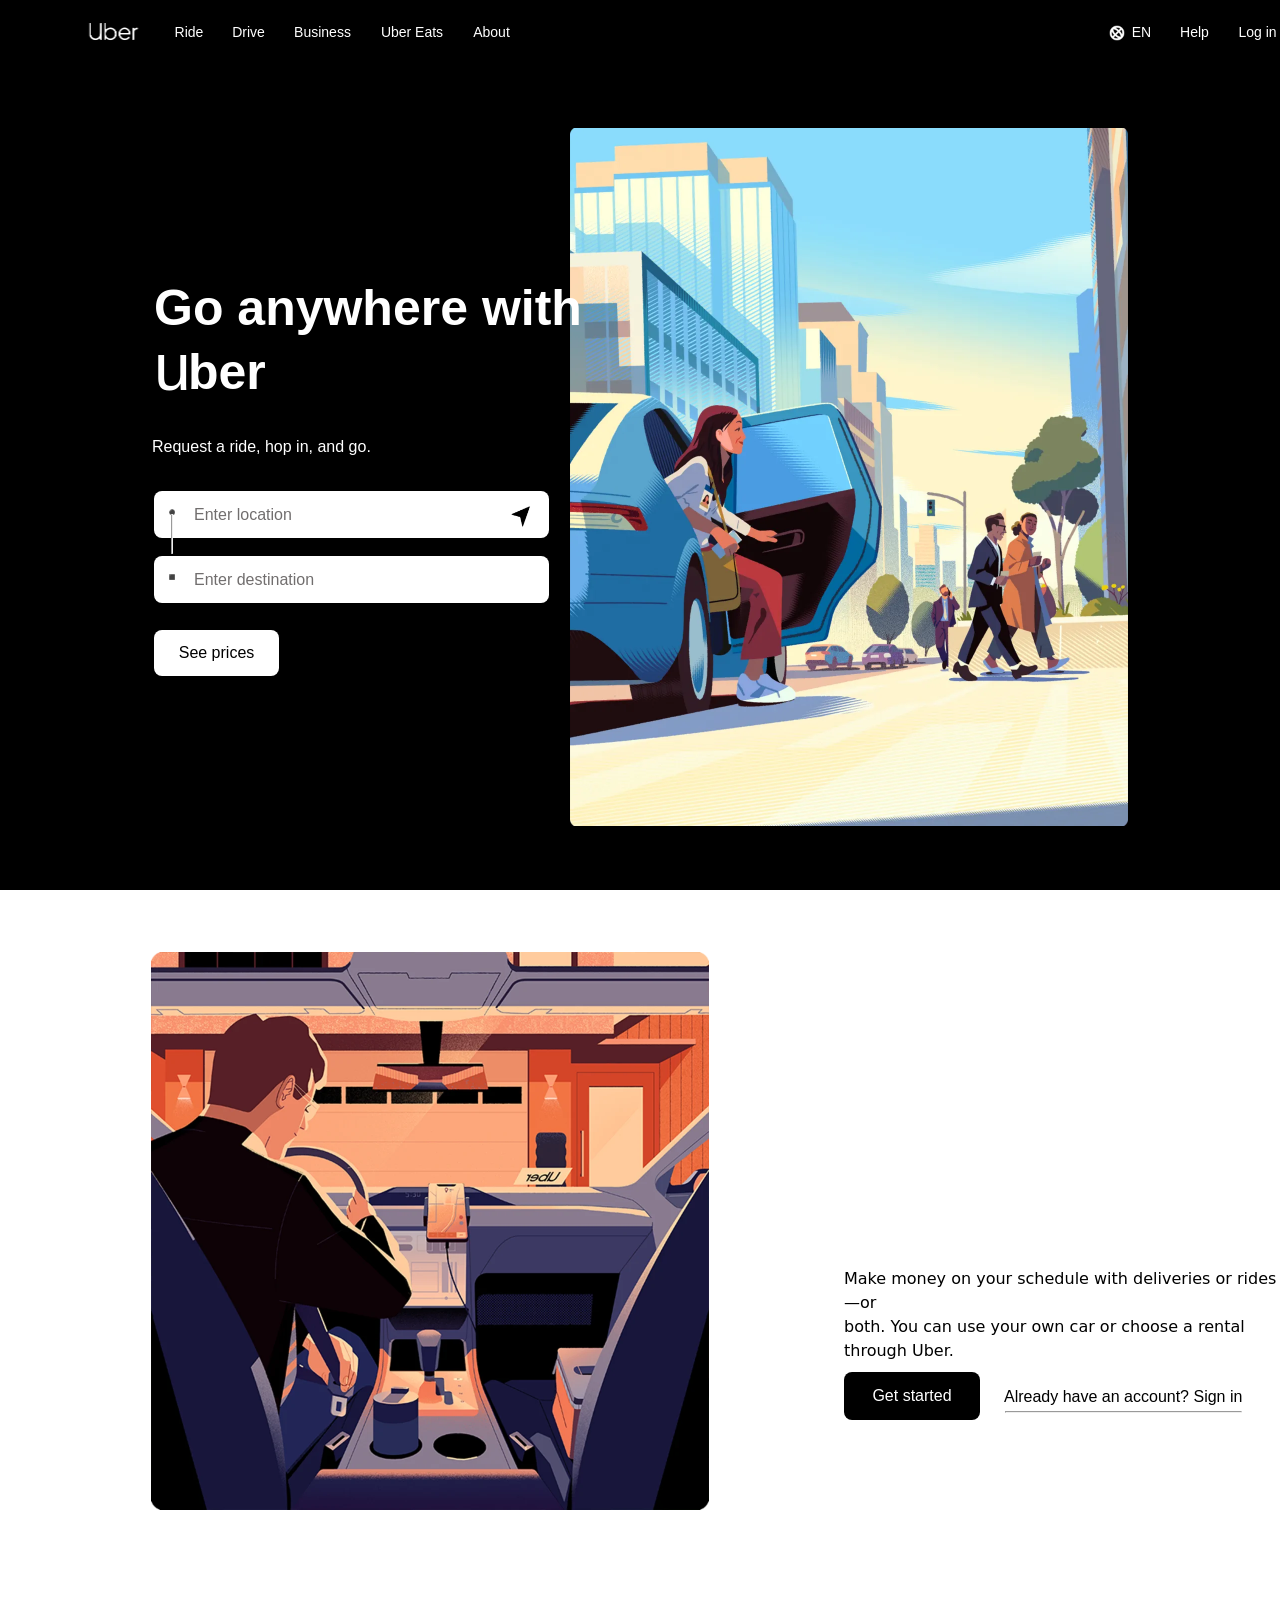
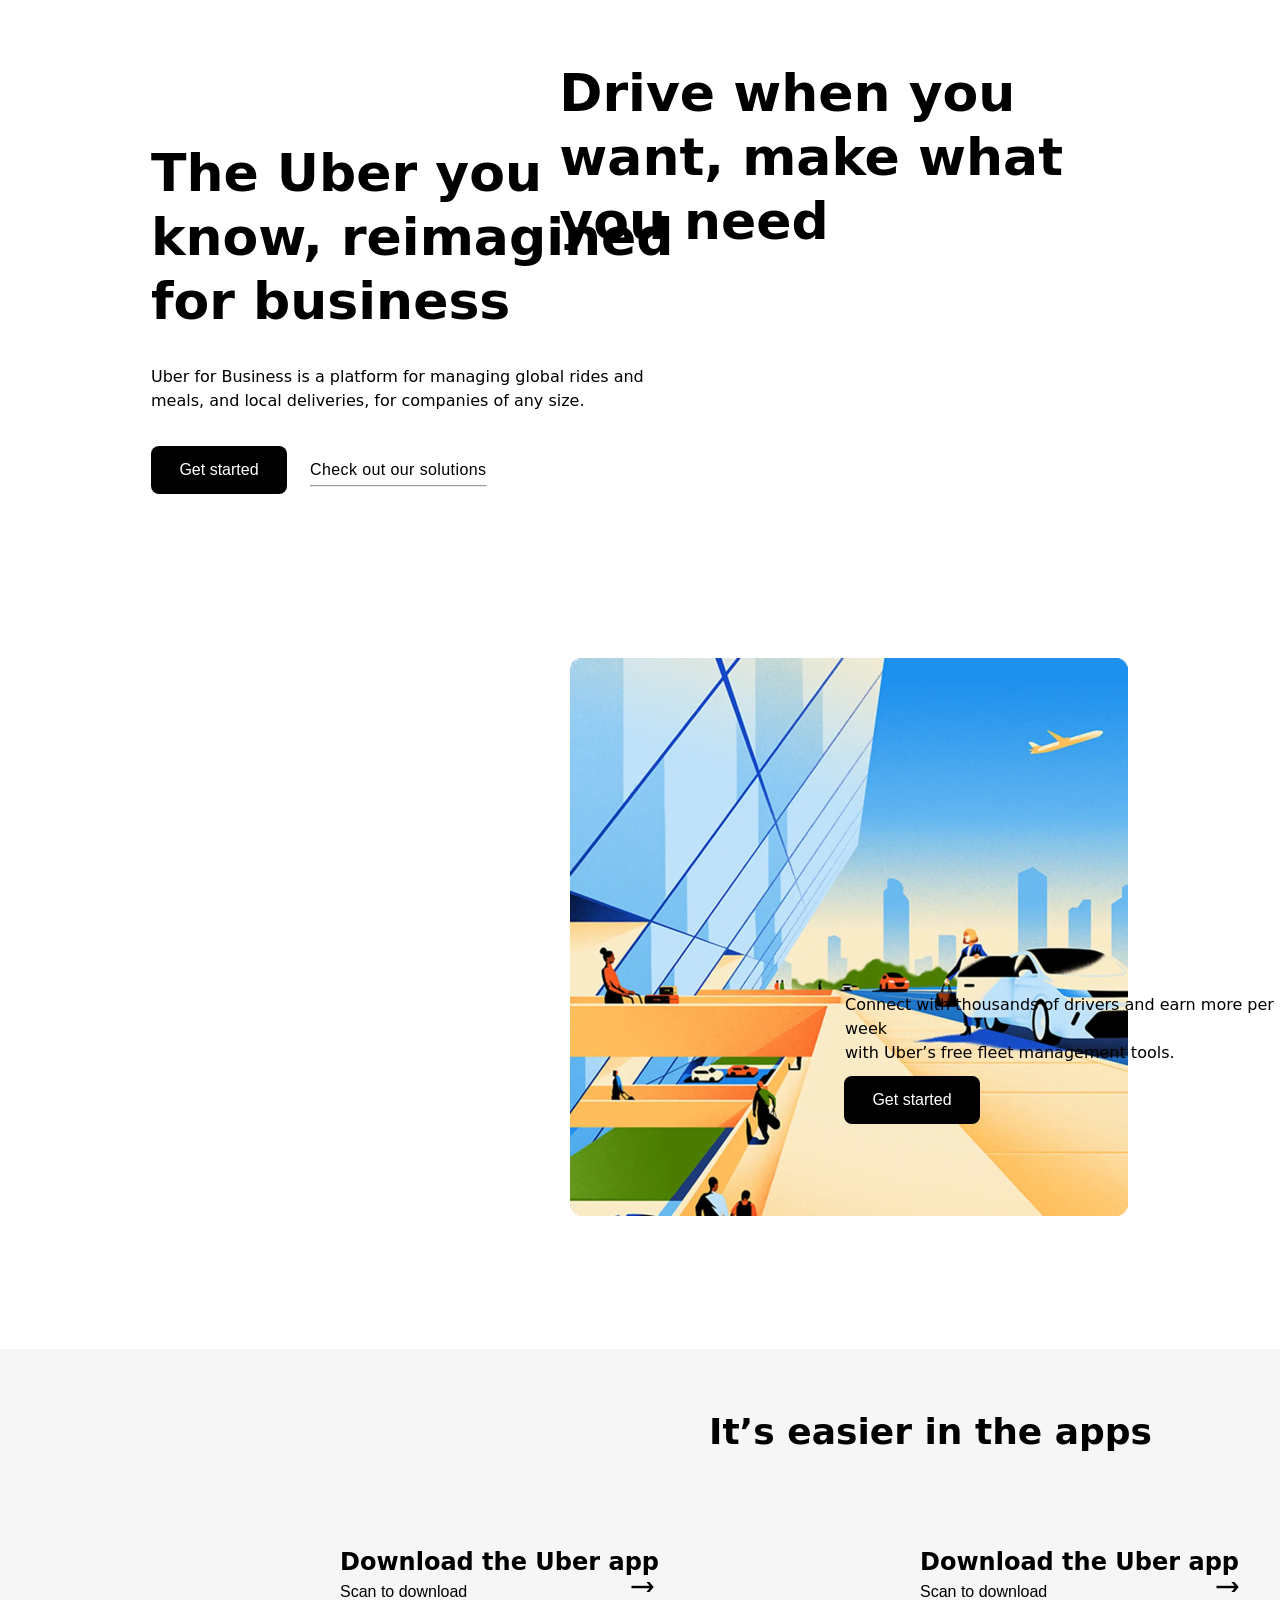
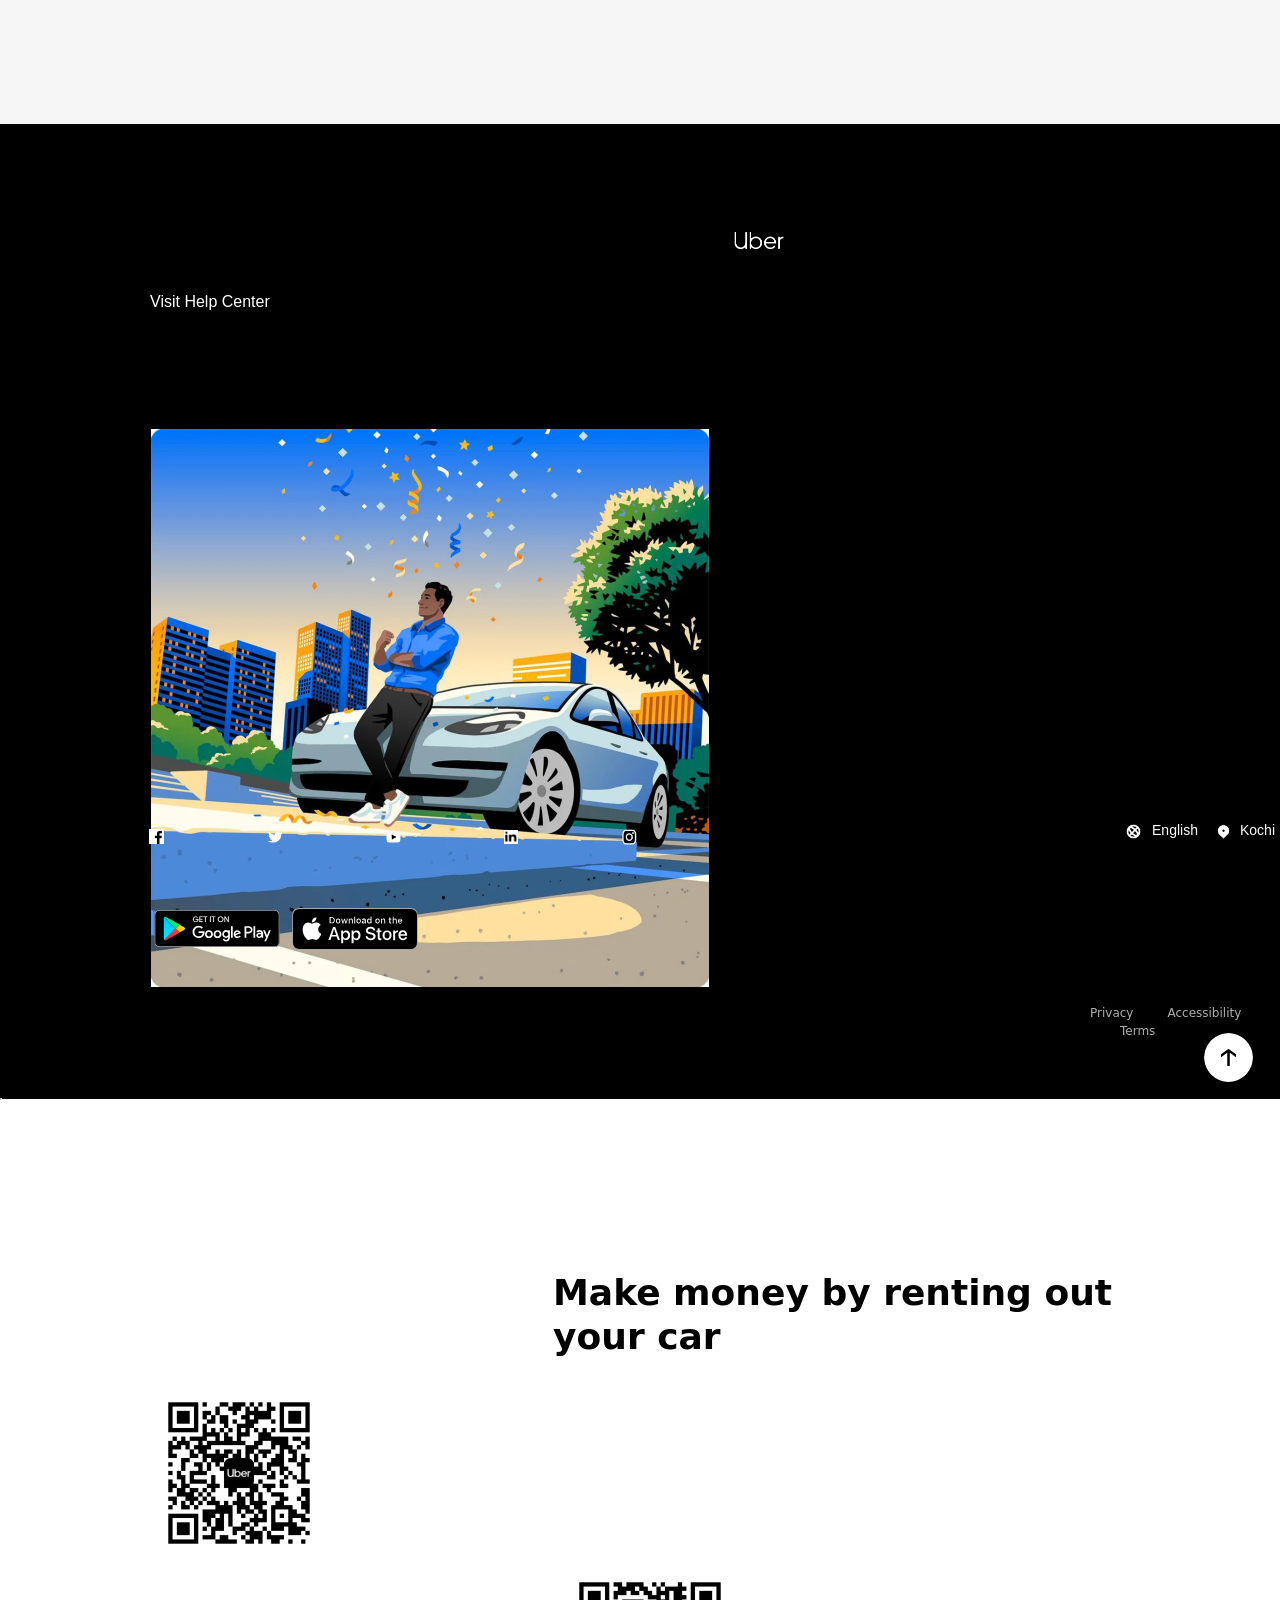
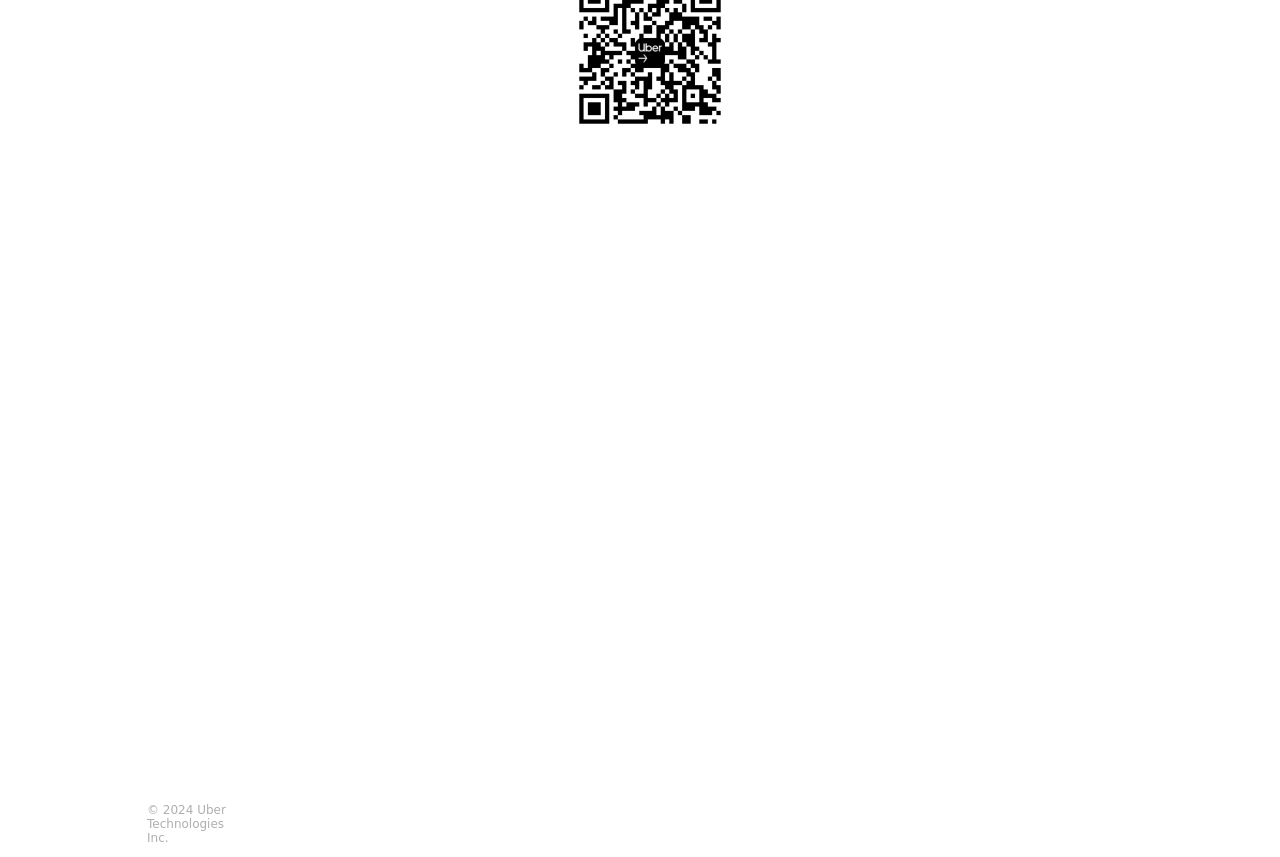
<file: index.html>
<!DOCTYPE html>
<html lang="en">
<head>
    <meta charset="UTF-8">
    <meta name="viewport" content="width=device-width, initial-scale=1.0">
    <title>Earn Money by Driving or Get a Ride Now | Uber India</title>
   <link rel="icon" type="image/ico" sizes="16x16" href="favicon.ico">
<link rel="stylesheet" href="style.css">
</head>
<body>
    <div class="root-container">
    <div class="header">
  <div class="h-left">
  <a href=""><img class="uber" src="images/uber.png" alt=""></a>
  <a href="https://auth.uber.com/v2/?breeze_local_zone=phx6&next_url=https%3A%2F%2Fm.uber.com%2Flogin-redirect%2F%3F_ga%3D2.117939593.1434957100.1709176771-1749707463.1709176771%26_gl%3D1%252Az5dtam%252A_ga%252AMTc0OTcwNzQ2My4xNzA5MTc2Nzcx%252A_ga_XTGQLY6KPT%252AMTcwOTE3Njc3MS4xLjEuMTcwOTE3OTAxNi4wLjAuMA..%26marketing_vistor_id%3D8f02d5aa-413b-470a-a12d-583fc00cd502%26previousPath%3D%252Flooking%26uclick_id%3Dcb6c314e-bf5d-4560-9e75-85e939f50e32&state=nXuCmKY1e-xdH7GaabVy2yk5hXzpTz8_f5bCmBaS5Jc%3D"><button class="ride">Ride</button></a>
   <a href="https://www.uber.com/in/en/drive/?uclick_id=cb6c314e-bf5d-4560-9e75-85e939f50e32"><button class="drive">Drive</button></a>
    <a href="https://www.uber.com/in/en/business/?uclick_id=cb6c314e-bf5d-4560-9e75-85e939f50e32"><button class="business">Business</button></a>
    <a href="https://www.ubereats.com/?marketing_vistor_id=8f02d5aa-413b-470a-a12d-583fc00cd502&uclick_id=cb6c314e-bf5d-4560-9e75-85e939f50e32&_ga=2.86946200.1434957100.1709176771-1749707463.1709176771&_gl=1*izuxuh*_ga*MTc0OTcwNzQ2My4xNzA5MTc2Nzcx*_ga_XTGQLY6KPT*MTcwOTE3Njc3MS4xLjEuMTcwOTE4MjIwNS4wLjAuMA.."><button class="uber-eates">Uber Eats</button></a>
  <a href="https://www.uber.com/in/en/about/?uclick_id=cb6c314e-bf5d-4560-9e75-85e939f50e32"><button class="about">About</button></a>
</div>
<div class="h-right">
<a href="https://www.uber.com/in/hi/"><button class="globel"><img class="globel-h" src="images/globel.png" alt=""> EN</button></a>
<a href="https://help.uber.com/?uclick_id=cb6c314e-bf5d-4560-9e75-85e939f50e32&_ga=2.139957299.1434957100.1709176771-1749707463.1709176771&_gl=1*9nutom*_ga*MTc0OTcwNzQ2My4xNzA5MTc2Nzcx*_ga_XTGQLY6KPT*MTcwOTE4ODAwOS4zLjEuMTcwOTE5MDI5OS4wLjAuMA.."></a><button class="help">Help</button></a>
<a href="https://auth.uber.com/v2/?breeze_local_zone=phx5&next_url=https%3A%2F%2Fm.uber.com%2Flogin-redirect%2F%3F_ga%3D2.116316550.1434957100.1709176771-1749707463.1709176771%26_gl%3D1%252A1hnt5y2%252A_ga%252AMTc0OTcwNzQ2My4xNzA5MTc2Nzcx%252A_ga_XTGQLY6KPT%252AMTcwOTE4ODAwOS4zLjEuMTcwOTE5MDM0OC4wLjAuMA..%26marketing_vistor_id%3D8f02d5aa-413b-470a-a12d-583fc00cd502%26uclick_id%3Dcb6c314e-bf5d-4560-9e75-85e939f50e32&state=X4uKSss6g3B3rqU9557ghCcB_YzRkwdQXUyy4vDpjDs%3D"><button class="log-in">Log in</button></a>
<a href="https://auth.uber.com/v2/?breeze_local_zone=phx5&next_url=https%3A%2F%2Fbusiness.uber.com%2Fselect%2F%3F_ga%3D2.77001493.1434957100.1709176771-1749707463.1709176771%26_gl%3D1%252Andocn8%252A_ga%252AMTc0OTcwNzQ2My4xNzA5MTc2Nzcx%252A_ga_XTGQLY6KPT%252AMTcwOTE4ODAwOS4zLjEuMTcwOTE5MTE4MC4wLjAuMA..%26uclick_id%3Dcb6c314e-bf5d-4560-9e75-85e939f50e32&state=eKOrvmxuh0ni3i7Ze2CauPDj1EaSgipDRz4M9Q5Ww6Y%3D"><button class="sign-up">Sign up</button></a>
</div>
<div class="h-content-l">
<h1 class="caption">Go anywhere with</h1>
<h1 class="caption-u">u</h1>
<h1 class="ber">ber</h1>
<h2 class="request">Request a ride, hop in, and go.</h2>
<input class="location" type="text" placeholder="Enter location">
<img class="arrow" src="images/arrow.png" alt="Not avilable">
<h1 class="dot">⚫️</h1>
<hr class="line">
<input class="destination" type="text" placeholder="Enter destination">
<h1 class="box">⬛️</h1>
<a href="https://auth.uber.com/v2/?breeze_local_zone=phx8&next_url=https%3A%2F%2Fm.uber.com%2Flogin-redirect%2F%3F_ga%3D2.49216678.1434957100.1709176771-1749707463.1709176771%26_gl%3D1%252A6v5ydh%252A_ga%252AMTc0OTcwNzQ2My4xNzA5MTc2Nzcx%252A_ga_XTGQLY6KPT%252AMTcwOTI1NjA1MC43LjAuMTcwOTI1NjA1MC4wLjAuMA..%26marketing_vistor_id%3D8f02d5aa-413b-470a-a12d-583fc00cd502%26previousPath%3D%252Flooking%26uclick_id%3D8dd281d2-16d7-43aa-b261-b2cbc94ee9a0&state=OY_gp3O2-WB6tmGtEJuQkNcq0ZyooMTvUrsKLdxMqvE%3D"><button class="see-prices">See prices</button></a>
<div class="m-img">
<img class="h-img" src="images/Ride-with-Uber.png" alt="">
</div>
</div>
</div>
<div class="content">
  <div class="section-1">
  <div class="l-1">
    <img class="c-1-img" src="images/earner-illustra.png" alt="">
  </div>
  <div class="r-1">
  <h1 class="caption-r-1">Drive when you <br> want, make what <br> you need</h1>
  <h2 class="para-r-1">Make money on your schedule with deliveries or rides—or <br> both. You can use your own car or choose a rental <br> through Uber.</h2>
  <a href="https://auth.uber.com/v2/?breeze_local_zone=phx3&next_url=https%3A%2F%2Fdrivers.uber.com%2F%3F_ga%3D2.141316146.1434957100.1709176771-1749707463.1709176771%26_gl%3D1%252A1mperhg%252A_ga%252AMTc0OTcwNzQ2My4xNzA5MTc2Nzcx%252A_ga_XTGQLY6KPT%252AMTcwOTI3OTI1Ny4xMS4xLjE3MDkyODExMzUuMC4wLjA.%26marketing_vistor_id%3D8f02d5aa-413b-470a-a12d-583fc00cd502%26uclick_id%3D8dd281d2-16d7-43aa-b261-b2cbc94ee9a0&state=9ZPcAClkgVQmz379bw2cqAP8gtt32IxtqLX3-ojN5ug%3D"><button class="get-started-1">Get started</button></a>
  <a class="already-sign" href="https://auth.uber.com/v2/?breeze_local_zone=phx4&next_url=https%3A%2F%2Fdrivers.uber.com%2F%3F_ga%3D2.82820246.1434957100.1709176771-1749707463.1709176771%26_gl%3D1%252A1v55xbp%252A_ga%252AMTc0OTcwNzQ2My4xNzA5MTc2Nzcx%252A_ga_XTGQLY6KPT%252AMTcwOTI2NDI0NS44LjAuMTcwOTI2NDI0NS4wLjAuMA..%26marketing_vistor_id%3D8f02d5aa-413b-470a-a12d-583fc00cd502%26uclick_id%3D8dd281d2-16d7-43aa-b261-b2cbc94ee9a0&state=gIsMtc2ceDv82EOaI9qgdItqm1Fl1HcwfHLCuVe9AGk%3D">Already have an account? Sign in</a>
  <hr class="line-sign">
</div>
</div>
<div class="section-2">
  <div class="l-2">
  <h1 class="caption-r-2">The Uber you <br> know, reimagined <br> for business</h1>
  <h2 class="para-l-1">Uber for Business is a platform for managing global rides and <br> meals, and local deliveries, for companies of any size.</h2>
  <a href="https://www.uber.com/in/en/business/getting-started/?uclick_id=8dd281d2-16d7-43aa-b261-b2cbc94ee9a0"><button class="get-started-2">Get started</button></a>
  <a class="check" href="https://www.uber.com/in/en/business/?uclick_id=8dd281d2-16d7-43aa-b261-b2cbc94ee9a0">Check out our solutions</a>
  <hr class="line-check">
</div>
<div class="r-2">
<img class="c-2-img" src="images/u4b-square.png" alt="">
</div>
</div>
<div class="section-3">
<div class="l-3">
<img class="c-3-img" src="images/fleet-management.jpg" alt="">
</div>
<div class="r-3">
  <h1 class="caption-r-3">Make money by renting out <br> your car</h1>
  <h2 class="para-r-3">Connect with thousands of drivers and earn more per week <br> with Uber’s free fleet management tools.</h2>
  <a href="https://www.uber.com/in/en/earn/fleet-management/?uclick_id=8dd281d2-16d7-43aa-b261-b2cbc94ee9a0"><button class="get-started-3">Get started</button></a>
  
</div>



</div>
</div>
<div class="app-section">
<h1 class="app-caption">It’s easier in the apps</h1>
<div class="app-box-1">
<div class="app-1">
  <img class="app-1-img" src="images/App-1.png" alt="">
  <a href="https://www.uber.com/global/en/ride/app/"><h1 class="app-1-text">Download the Uber app</h1></a>
   <h2 class="scan-1">Scan to download</h2>
   <h1 class="app-arrow-1">⃗</h1>
</div>
</div>
<div class="app-box-2">
  <div class="app-2">
    <img class="app-2-img" src="images/App-2.png" alt="">
    <a href="https://earn.sng.link/A3ir4p/mf0l?_dl=uberdriver%3A%2F%2F&_smtype=3&mvid=8f02d5aa-413b-470a-a12d-583fc00cd502&pcn=uber-com-homepage-block&uclick_id=8dd281d2-16d7-43aa-b261-b2cbc94ee9a0"><h1 class="app-2-text">Download the Uber app</h1></a>
     <h2 class="scan-2">Scan to download</h2>
     <h1 class="app-arrow-2">⃗</h1>
  </div>
  </div>
</div>
<div class="footer">
<div class="f-section-1">
  <a href="https://help.uber.com/?uclick_id=8dd281d2-16d7-43aa-b261-b2cbc94ee9a0&_ga=2.147165239.1434957100.1709176771-1749707463.1709176771&_gl=1*16kzyto*_ga*MTc0OTcwNzQ2My4xNzA5MTc2Nzcx*_ga_XTGQLY6KPT*MTcwOTI5NTM0OC4xNC4xLjE3MDkyOTUzNTYuMC4wLjA."><img class="uber-f" src="images/uber.png" alt=""></a>
<a href="https://help.uber.com/?uclick_id=8dd281d2-16d7-43aa-b261-b2cbc94ee9a0&_ga=2.121935627.1434957100.1709176771-1749707463.1709176771&_gl=1*79gzb7*_ga*MTc0OTcwNzQ2My4xNzA5MTc2Nzcx*_ga_XTGQLY6KPT*MTcwOTI5NTM0OC4xNC4xLjE3MDkyOTU2NDYuMC4wLjA."><h2 class="visit">Visit Help Center</h2></a>
</div>
<div class="f-list-1">
<h1 class="list-heading">Company</h1>
<br>
<a class="list-data" href="https://www.uber.com/in/en/about/?uclick_id=8dd281d2-16d7-43aa-b261-b2cbc94ee9a0">About us<br><br></a>
<a class="list-data" href="https://www.uber.com/in/en/about/uber-offerings/?uclick_id=8dd281d2-16d7-43aa-b261-b2cbc94ee9a0">Our offerings<br><br></a>
<a class="list-data" href="https://www.uber.com/newsroom/?uclick_id=8dd281d2-16d7-43aa-b261-b2cbc94ee9a0">Newsroom<br><br></a>
<a class="list-data" href="https://investor.uber.com/home/default.aspx">Investors<br><br></a>
<a class="list-data" href="https://www.uber.com/en-IN/blog/kochi/?uclick_id=a8bf6dda-3754-4503-aa38-67de88c8b61e">Blog<br><br></a>
<a class="list-data" href="https://www.uber.com/in/en/careers/?uclick_id=a8bf6dda-3754-4503-aa38-67de88c8b61e">Careers<br><br></a>
<a class="list-data" href="https://www.uber.com/in/en/uberai/?uclick_id=a8bf6dda-3754-4503-aa38-67de88c8b61e">AI<br><br></a>
<a class="list-data" href="https://www.uber.com/in/en/gift-cards/?uclick_id=a8bf6dda-3754-4503-aa38-67de88c8b61e">Gift cards <br><br></a>
</div>
<div class="f-list-2">
  <h1 class="list-heading">Products</h1>
  <br>
  <a class="list-data" href="https://www.uber.com/in/en/ride/?uclick_id=a8bf6dda-3754-4503-aa38-67de88c8b61e">Ride<br><br></a>
  <a class="list-data" href="https://www.uber.com/in/en/drive/?uclick_id=a8bf6dda-3754-4503-aa38-67de88c8b61e">Drive<br><br></a>
  <a class="list-data" href="https://www.uber.com/in/en/deliver/?uclick_id=a8bf6dda-3754-4503-aa38-67de88c8b61e">Deliver<br><br></a>
  <a class="list-data" href="https://www.ubereats.com/?_ga=2.47626023.1434957100.1709176771-1749707463.1709176771&_gl=1%2Aqfm88r%2A_ga%2AMTc0OTcwNzQ2My4xNzA5MTc2Nzcx%2A_ga_XTGQLY6KPT%2AMTcwOTM0ODI1Ny4xNy4xLjE3MDkzNDk1NzUuMC4wLjA.&marketing_vistor_id=8f02d5aa-413b-470a-a12d-583fc00cd502&uclick_id=a8bf6dda-3754-4503-aa38-67de88c8b61e">Eat<br><br></a>
  <a class="list-data" href="https://www.uber.com/in/en/business/?uclick_id=a8bf6dda-3754-4503-aa38-67de88c8b61e">Uber for Business<br><br></a>
 <a class="list-data" href="https://www.uberfreight.com/?_ga=2.118945801.1434957100.1709176771-1749707463.1709176771&_gl=1%2A184ct3l%2A_ga%2AMTc0OTcwNzQ2My4xNzA5MTc2Nzcx%2A_ga_XTGQLY6KPT%2AMTcwOTM0ODI1Ny4xNy4xLjE3MDkzNDk3MDcuMC4wLjA.&uclick_id=a8bf6dda-3754-4503-aa38-67de88c8b61e">Uber Freight<br><br></a>
</div>
<div class="f-list-3">
<h1 class="list-heading">Global citizenship</h1>
<br>
<a class="list-data" href="https://www.uber.com/in/en/safety/?uclick_id=a8bf6dda-3754-4503-aa38-67de88c8b61e">Safety<br><br></a>
<a class="list-data" href="https://www.uber.com/in/en/about/diversity/?uclick_id=a8bf6dda-3754-4503-aa38-67de88c8b61e">Diversity and Inclusion<br><br></a>
</div>
<div class="f-list-4">
<h1 class="list-heading">Travel</h1>
<br>
<a class="list-data" href="https://auth.uber.com/v2/?breeze_local_zone=phx6&next_url=https%3A%2F%2Fm.uber.com%2Flogin-redirect%2F%3F_fallback_redirect%3Dhttp%253A%252F%252Fm.uber.com%252Freserve%26mvid%3D8f02d5aa-413b-470a-a12d-583fc00cd502%26previousPath%3D%252Freserve%26sl_id%3Do42y%26uclick_id%3Da8bf6dda-3754-4503-aa38-67de88c8b61e&state=ec9xY8wu7mbWaY6RlTgft9CGIa_O_Blp8wl1hNAyBcE%3D">Reserve<br><br></a>
<a class="list-data" href="https://www.uber.com/global/en/airports/?uclick_id=a8bf6dda-3754-4503-aa38-67de88c8b61e">Airports<br><br></a>
<a class="list-data" href="https://www.uber.com/global/en/cities/?uclick_id=a8bf6dda-3754-4503-aa38-67de88c8b61e">Cities<br><br></a>
</div>
<div class="social-media">
<div class="facebook">
<a href="https://www.facebook.com/uber?uclick_id=a8bf6dda-3754-4503-aa38-67de88c8b61e">
  <button class="social-button">
  <img class="social-facebook" src="images/fb.png" alt=""></button></a>
</div>
<div class="twitter">
<a href="https://twitter.com/uber?uclick_id=a8bf6dda-3754-4503-aa38-67de88c8b61e">
  <button class="social-button">
    <img class="social-twitter" src="images/twitter.png" alt=""></button></a>
  </div>
  <div class="youtube">
   <a href="https://www.youtube.com/channel/UCgnxoUwDmmyzeigmmcf0hZA">
   <button class="social-button">
    <img class="social-youtube" src="images/youtube.png" alt=""></button></a>
  </div>
   <div class="linkedin">
    <a href="https://www.linkedin.com/company/uber-com/">
    <button class="social-button">
    <img class="social-linkedin" src="images/linkedin.png" alt=""></button></a>
</div>

<div class="insta">
<a href="https://www.instagram.com/uber/?uclick_id=a8bf6dda-3754-4503-aa38-67de88c8b61e">
<button class="social-button">
<img class="social-insta" src="images/insta.png" alt="">
</button></a>
</div>
</div>

<div class="lan-pla">
  
<a href="https://www.uber.com/in/ta/">
  <button class="lan-bt"><img  class="globel-f" src="images/globel.png"  alt="">English
</button>
</a>
<a href="https://www.uber.com/global/en/cities/kochi/"><button class="loc-bt"> Kochi <img class="kochi-f" src="images/location.png" alt=""></button>
</a>

</div>
<div class="app-icon">
<a href="https://play.google.com/store/apps/details?gl=US&hl=en_US&id=com.ubercab&referrer=singular_click_id%3D81b84a1b-99ba-44f5-bcdc-b147b25301ea&pli=1">
  <img class="playstore" src="images/Playstore.svg" alt=""></a>
  <a href="https://rides.sng.link/Cw5zn/564k?_dl=uber%3A%2F%2F&_smtype=3&mvid=8f02d5aa-413b-470a-a12d-583fc00cd502&pcn=uber-com-footer&uclick_id=a8bf6dda-3754-4503-aa38-67de88c8b61e">
    <img class="appstore" src="images/Appstore.svg" alt=""></a>
</div>
<div class="copyright">
<h3 class="copyright">© 2024 Uber Technologies Inc.</h3>
</div>
<div class="policy">
<a class="privacy" href="https://www.uber.com/legal/en/document/?name=privacy-notice&country=india&lang=en">Privacy</a>
<a class="policy-text" href="https://www.uber.com/in/en/about/accessibility/?uclick_id=a8bf6dda-3754-4503-aa38-67de88c8b61e">Accessibility</a>
<a class="policy-text" href="https://www.uber.com/legal/en/document/?name=general-terms-of-use&country=india&lang=en">Terms</a>
</div>
<div class="up-arrow">
  <a href=""><button class="up-btn"><img class="up-img" src="images/up-arrow.png" alt="">Back to top</button></a>
</div>
</div>
<hr class="last-line">
</div>

</body>
</html>
</file>
<file: style.css>
body{
   margin: 0;
}
.header{
    width: 100%;
    height: 890px;
    background : black;
}
.uber{
height: 48px;
padding-left: 63.5px;
padding-top: 5px;
cursor: pointer;
}
.ride{
   color:white;
   background: none;
   border: none;
   font-size: 14px;
   border-radius: 30px;
   height: 35px;
   width: 51px;
  position: absolute;
  top: 14.5px;
left: 163.5px;
cursor: pointer;
}
.ride:hover{
    background: rgb(49, 48, 48);
}
.drive{
    color:white;
   background: none;
   border: none;
   font-size: 14px;
   border-radius: 30px;
   height: 35px;
   width: 55px;
  position: absolute;
  top: 14.5px;
left: 221px;
cursor: pointer;
}
.drive:hover{
    background: rgb(49, 48, 48);
}
.business{
    color:white;
   background: none;
   border: none;
   font-size: 14px;
   border-radius: 30px;
   height: 35px;
   width: 85px;
  position: absolute;
  top: 14.5px;
left: 280px;
cursor: pointer;
}
.business:hover{
    background: rgb(49, 48, 48);
}
.uber-eates{
    color:white;
   background: none;
   border: none;
   font-size: 14px;
   border-radius: 30px;
   height: 35px;
   width: 90px;
  position: absolute;
  top: 14.5px;
left: 367px;
cursor: pointer;
}
.uber-eates:hover{
    background: rgb(49, 48, 48);
}
.about{
    color:white;
   background: none;
   border: none;
   font-size: 14px;
   border-radius: 30px;
   height: 35px;
   width: 80px;
  position: absolute;
  top: 14.5px;
left: 451.5px;
cursor: pointer;
}
.about:hover{
    background: rgb(49, 48, 48);
}
.globel{
    color:white;
   background: none;
   border: none;
   font-size: 14px;
   border-radius: 30px;
   height: 35px;
   width: 65px;
  position: absolute;
  top: 14.5px;
left: 1099px;
cursor: pointer;
}
.globel:hover{
    background: rgb(49, 48, 48);
}
.globel-h{
    width: 16px;
    height: 16px;
    float: left;
  padding-top: 1px;
  padding-left: 4px;
}
.help{
    color:white;
   background: none;
   border: none;
   font-size: 14px;
   border-radius: 30px;
   height: 35px;
   width: 65px;
  position: absolute;
  top: 14.5px;
left: 1162px;
cursor: pointer;
}
.help:hover{
    background: rgb(49, 48, 48);
}
.log-in{
    color:white;
   background: none;
   border: none;
   font-size: 14px;
   border-radius: 30px;
   height: 35px;
   width: 65px;
  position: absolute;
  top: 14.5px;
left: 1225px;
cursor: pointer;
}
.log-in:hover{
    background: rgb(49, 48, 48);
}
.sign-up{
    color:black;
   background: white;
   border: none;
   font-size: 14px;
   border-radius: 30px;
   height: 35px;
   width: 73px;
  position: absolute;
  top: 14.5px;
left: 1294px;
cursor: pointer;
}
.caption{
font-family:Helvetica;
font-size: 50px;
font-weight: 700;
position: absolute;
color: white;
top: 245px;
left: 154px;
}
.caption-u{
    font-family:Helvetica;
font-size: 66px;
font-weight: 500;
position: absolute;
color: white;
top: 285px;
left: 154px;
}
.ber{
    font-family:Helvetica;
    font-size: 50px;
    font-weight: 700;
    position: absolute;
    color: white;
    top: 309px;
    left: 188px;
    }
    .request{
        font-family:Helvetica;
        font-size: 16px;
        font-weight: lighter;
        position: absolute;
        color: white;
        top: 425px;
        left: 152px;
        }
        .location{
            font-family:Helvetica;
            font-size: 16px;
            font-weight: lighter;
            position: absolute;
            color:black;
            top: 491px;
            left: 154px;
            cursor: text;
            width: 391px;
            height: 45px;
            border-radius: 8px;
            border: none;
            text-indent: 38px;
        }
        .location::placeholder{
        color: rgb(113, 110, 110);
        }
            .dot{
                font-family:Helvetica;
                font-size: 5px;
                font-weight: 700;
                position: absolute;
                top: 506px;
                left: 169.1px;
                }
                .line{
                font-family:Helvetica;
                font-size: 5px;
                font-weight: 700;
                position: absolute;
                top: 530px;
                left: 152.2px;
                color: white;
                width: 38px;
               transform: rotate(-90deg);
              }
              .destination{
                font-family:Helvetica;
            font-size: 16px;
            font-weight: lighter;
            position: absolute;
            color: black;
            top: 556px;
            left: 154px;
            cursor: text;
            width: 391px;
            height: 45px;
            border-radius: 8px;
            border: none;
            text-indent: 38px;
            }
              .destination::placeholder{
            color: rgb(113, 110, 110);
            }
            .box{
                font-family:Helvetica;
                font-size: 5px;
                font-weight: 700;
                position: absolute;
                top: 571px;
                left: 169.1px;
            }
            .arrow{
                position: absolute;
                color: white;
                top: 499px;
                left: 507px;
                cursor: text;
                width: 32px;
                height: 32px;
               }
               .see-prices{
            top: 630px;
            left: 154px;
            cursor: pointer;
            width: 125px;
            height: 46px;
            border-radius: 8px;
            border: none;
            background: white;
            position: absolute;
            font-size: 16px;
            font-weight:500;
               }
               .h-img{
                display: block;
                width: 558px;
                height: 698px;
                height: 100%;
                float: right;
                padding-right: 152px;
                padding-top: 71px;
               }
            .content{
                width: 100%;
                height: 2035px;
            }
            .c-1-img{
                width: 558px;
                height: 558px;
                float: left;
                padding-top: 62px;
                padding-left: 151px;
            }
            .caption-r-1{
            font-family: UberMove, UberMoveText, system-ui, "Helvetica Neue", Helvetica, Arial, sans-serif;
            font-size: 52px;
            font-weight: 650;
            line-height: 64px;
            float: right;
            padding-right: 217px;
            padding-top: 116px;
        }
        .para-r-1{
        letter-spacing: 0;
         font-family: UberMoveText, system-ui, "Helvetica Neue", Helvetica, Arial, sans-serif;
         font-size: 16px;
         font-weight: normal;
         float: right;
         top: 1254px;
         left: 844px;
         line-height: 24px;
         position: absolute;
         }
         .get-started-1{
            cursor: pointer;
            width: 136px;
            height: 48px;
            border-radius: 8px;
            border: none;
            background:black;
            position: absolute;
            font-size: 16px;
            font-weight:500;
            top: 1372px;
            left: 844px;
            color: white;
        }
         .already-sign{
            font-size: 16px;
            top: 1388px;
            left: 1004px;
            color:black;
            position: absolute;
            font-family: Arial, Helvetica, sans-serif;
            text-decoration: none;
            cursor: pointer;
         }
         .line-sign{
          position: absolute;
          top: 1402.5px;
          left: 1004.5px;
          width:235px;
          color: rgb(252, 250, 250);
          cursor: pointer;
         }
         .caption-r-2{
            font-family: UberMove, UberMoveText, system-ui, "Helvetica Neue", Helvetica, Arial, sans-serif;
            font-size: 52px;
            font-weight: 650;
            line-height: 64px;
            top: 1706px;
            left: 151px;
           position: absolute;
        }
        .para-l-1{
            letter-spacing: 0;
             font-family: UberMoveText, system-ui, "Helvetica Neue", Helvetica, Arial, sans-serif;
             font-size: 16px;
             font-weight: normal;
             top: 1952px;
             left: 151px;
             line-height: 24px;
             position: absolute;
             }
             .get-started-2{
                cursor: pointer;
                width: 136px;
                height: 48px;
                border-radius: 8px;
                border: none;
                background:black;
                position: absolute;
                font-size: 16px;
                font-weight:500;
                top: 2046px;
                left: 151px;
                color: white;
            }
            .check{
                font-size: 16px;
                top: 2061px;
                left: 310px;
                color:black;
                position: absolute;
                font-family: Arial, Helvetica, sans-serif;
                text-decoration: none;
                cursor: pointer;
                letter-spacing:0.4px;
             }
             .line-check{
                position: absolute;
                width:175px;
                color: rgb(252, 250, 250);
                cursor: pointer;
                top: 2077px;
                left: 310px;
               }
               .c-2-img{
                width: 558px;
                height: 558px;
                float: right;
                padding-top: 370px;
                padding-right: 152px;
            }
            .c-3-img{
                width: 558px;
                height: 558px;
                float: left;
                padding-top: 813.5px;
                padding-left: 151px;
            }
            .caption-r-3{
                font-family: UberMove, UberMoveText, system-ui, "Helvetica Neue", Helvetica, Arial, sans-serif;
                font-size: 36px;
                font-weight: 650;
                line-height: 44px;
                float: right;
                padding-right: 168px;
                padding-top: 260px;
            }
            .para-r-3{
                letter-spacing: 0;
                 font-family: UberMoveText, system-ui, "Helvetica Neue", Helvetica, Arial, sans-serif;
                 font-size: 16px;
                 font-weight: normal;
                 float: right;
                top: 2580px;
                left: 845px;
                 line-height: 24px;
                 position: absolute;
                }
                 .get-started-3{
                    cursor: pointer;
                    width: 136px;
                    height: 48px;
                    border-radius: 8px;
                    border: none;
                    background:black;
                    position: absolute;
                    font-size: 16px;
                    font-weight:500;
                    top: 2676px;
                left: 844px;
                    color: white;
                }
                .app-section{
                    width: 100%;
                    height: 375px;
                    background-color: #f6f6f6;
                }
                .app-caption{
                font-family: UberMove, UberMoveText, system-ui, 
                "Helvetica Neue", Helvetica, Arial, sans-serif;
                font-size: 36px;
                font-weight: 700;
                line-height: 44px;
                padding-top: 61px;
                padding-left: 149px;
                }
                .app-box-1{
                    padding-left: 149px;
                    padding-top: 10px;
                }
                .app-1{
                    width: 550px;
                    height: 180px;
                    background:white;
                    float: left;
                }
                .app-1-img{
                    width: 150px;
                    height: 150px;
                    padding-top: 15px;
                    padding-left: 15px;
                }
                .app-1-text{
                    font-family: UberMove, UberMoveText, system-ui, "Helvetica Neue", Helvetica, Arial, sans-serif;
                    font-size: 24px;
                    font-weight: 700;
                    line-height: 32px;
                    text-decoration: none;
                    color: black;
                    position: absolute;
                    top: 3130px;
                    left: 340px;
                }
                .scan-1{
                position: absolute;
                font-size: 16px;
                font-family: Arial, Helvetica, sans-serif;
                font-weight: lighter;
                top: 3170px;
                left: 340px;
                }
               .app-arrow-1{
                position: absolute;
                font-size: 50px;
                font-family: Arial, Helvetica, sans-serif;
                font-weight: lighter;
                top: 3140px;
                left: 655px;
                }
                .app-box-2{
                    padding-right: 170px;
                    padding-top: 0px;
                }
                .app-2{
                    width: 550px;
                    height: 180px;
                    background:white;
                    float: right;
                }
                .app-2-img{
                    width: 150px;
                    height: 150px;
                    padding-top: 15px;
                    padding-left: 15px;
                }
                .app-2-text{
                    font-family: UberMove, UberMoveText, system-ui, "Helvetica Neue", Helvetica, Arial, sans-serif;
                    font-size: 24px;
                    font-weight: 700;
                    line-height: 32px;
                    text-decoration: none;
                    color: black;
                    position: absolute;
                    top: 3130px;
                    left: 920px;
                }
                .scan-2{
                position: absolute;
                font-size: 16px;
                font-family: Arial, Helvetica, sans-serif;
                font-weight: lighter;
                top: 3170px;
                left: 920px;
                }
               .app-arrow-2{
                position: absolute;
                font-size: 50px;
                font-family: Arial, Helvetica, sans-serif;
                font-weight: lighter;
                top: 3140px;
                left: 1240px;
                }
                .footer{
                    width: 100%;
                    height: 975px;
                    background : black;
                }
                .f-section-1{
                padding-top: 85px;
                padding-left: 127.5px;
                }
               .uber-f{
                height: 48px;
                padding-top: 5px;
                cursor: pointer;
               }
               .visit{
                color:white;
                font-size: 16px;
                font-weight: 400;
                left:150px;
                top: 3480px;
                position: absolute;
                font-family: Arial, Helvetica, sans-serif;
                text-decoration: none;
                cursor: pointer;
               }
               .f-list-1{
                float: left;
                padding-left: 150px;
                padding-top: 120px;
               }
               .f-list-2{
                float: left;
                padding-left: 200px;
                padding-top: 120px;
            }
            .f-list-3{
                float: left;
                padding-left: 200px;
                padding-top: 120px;
            }
            .f-list-4{
                float: left;
                padding-left: 160px;
                padding-top: 120px;
            }
               .list-heading{
                color: #FFFFFF;
               font-family: UberMoveText, system-ui, "Helvetica Neue", Helvetica, Arial, sans-serif;
               font-weight: 500;
               font-size: 18px;
               line-height: 24px;
            }
            .list-data{
                font-family: UberMoveText, system-ui, "Helvetica Neue", Helvetica, Arial, sans-serif;
                font-weight: normal;
                font-size: 14px;
                line-height: 20px;
                color: white;
               text-decoration: none;
                cursor: pointer;
            }
            .list-data:hover{
                color: gray;
            }
            .social-button{
                width: 50px;
                height: 50px;
                border: none;
                background: none;
                border-radius: 10px;
            }
            .social-button:hover{
                background: rgb(49, 48, 48);
            }
            .facebook{
                position: absolute;
               left: 131.8px;
               top: 4013px;
            }
            .social-facebook{
                width: 15px;
                height: 15px;
                cursor: pointer;
            }
            .twitter{
            position: absolute;
               left: 250px;
               top: 4013px;
        }
        .social-twitter{
            width: 15px;
            height: 12px;
            cursor: pointer;
        }
        .youtube{
            position: absolute;
            left: 368.2px;
            top: 4013px;
        }
        .social-youtube{
            width: 15px;
            height: 12px;
            cursor: pointer;
        }
        .linkedin{
            position: absolute;
            left: 486.4px;
            top: 4013px;
        }
        .social-linkedin{
            width: 14px;
            height: 14px;
            cursor: pointer;
        }
        .insta{
            position: absolute;
            left: 604.6px;
            top: 4013px;
        }
        .social-insta{
            width: 30px;
            height: 24px;
            cursor: pointer;
            padding-left: 4px;
        }
        .lan-bt{
            width: 95px;
            height: 35px;
            background: none;
            outline: none;
            position: absolute;
            left: 1120px;
            top: 4013px;
            border: none;
            color: white;
            border-radius: 8px;
            cursor: pointer;
            font-size: 14px;
        }
        .lan-bt:hover{
            background-color: rgb(49, 48, 48);
            overflow: hidden;
        }
        .globel-f{
            width: 15px;
            height: 15px;
            float: left;
          padding-top: 2px;
        }
        .loc-bt{
            width: 80px;
            height: 35px;
            background: none;
            outline: none;
            position: absolute;
            left: 1210px;
            top: 4013px;
            border: none;
            color: white;
            border-radius: 8px;
            cursor: pointer;
            font-size: 14px;
        }
        .loc-bt:hover{
            background-color: rgb(49, 48, 48);
            overflow: hidden;
        }
        .kochi-f{
            width: 15px;
            height: 15px;
            float: left;
            padding-top: 2px;
        }
        .playstore{
            width: 170px;
            height: 37px;
            position: absolute;
               left: 131.8px;
               top: 4110px;
            }
            .appstore{
                width: 170px;
                height: 42px;
                position: absolute;
                   left: 270px;
                   top: 4108px;
            }
            .copyright{
                color: #AFAFAF;
                font-family: UberMoveText, system-ui, "Helvetica Neue", Helvetica, Arial, sans-serif;
                font-weight: normal;
                font-size: 12px;
                float: left;
                padding-right: 525px;
                padding-left: 73.5px;
                padding-top: 111px
            }
            .policy{
                position: absolute;
                left: 1090px;
               top: 4203px;
            }
            .privacy{
                color: #AFAFAF;
                font-family: UberMoveText, system-ui, "Helvetica Neue", Helvetica, Arial, sans-serif;
                font-weight: normal;
                font-size: 12px;
                text-decoration: none;
            }
            .privacy:hover{
                color: gray;
            }
            .policy-text{
                color: #AFAFAF;
                font-family: UberMoveText, system-ui, "Helvetica Neue", Helvetica, Arial, sans-serif;
                font-weight: normal;
                font-size: 12px;
                text-decoration: none;
                padding-left: 30px;
            }
            .policy-text:hover{
                color: gray;
            }
            .up-img{
                height: 52px;
                width: 55px;
                position: absolute;
                top: 4231px;
                right: 24px;
            }
            .up-arrow{
                    padding-top: 650px;
                    padding-left: 1280px;
                }
            .up-btn{
                height: 50px;
                width: 150px;
               border-radius: 30px;
               outline: none;
               text-align: left;
               text-decoration: none;
               border: none;
               background: none;
               font-size: 16px;
               }
            .up-btn:hover{
                background: #f9f8f8;
                text-decoration: none;
            }
            .last-line{
                color: white;
                position: absolute;
             top: 4290px;
            }
</file>
